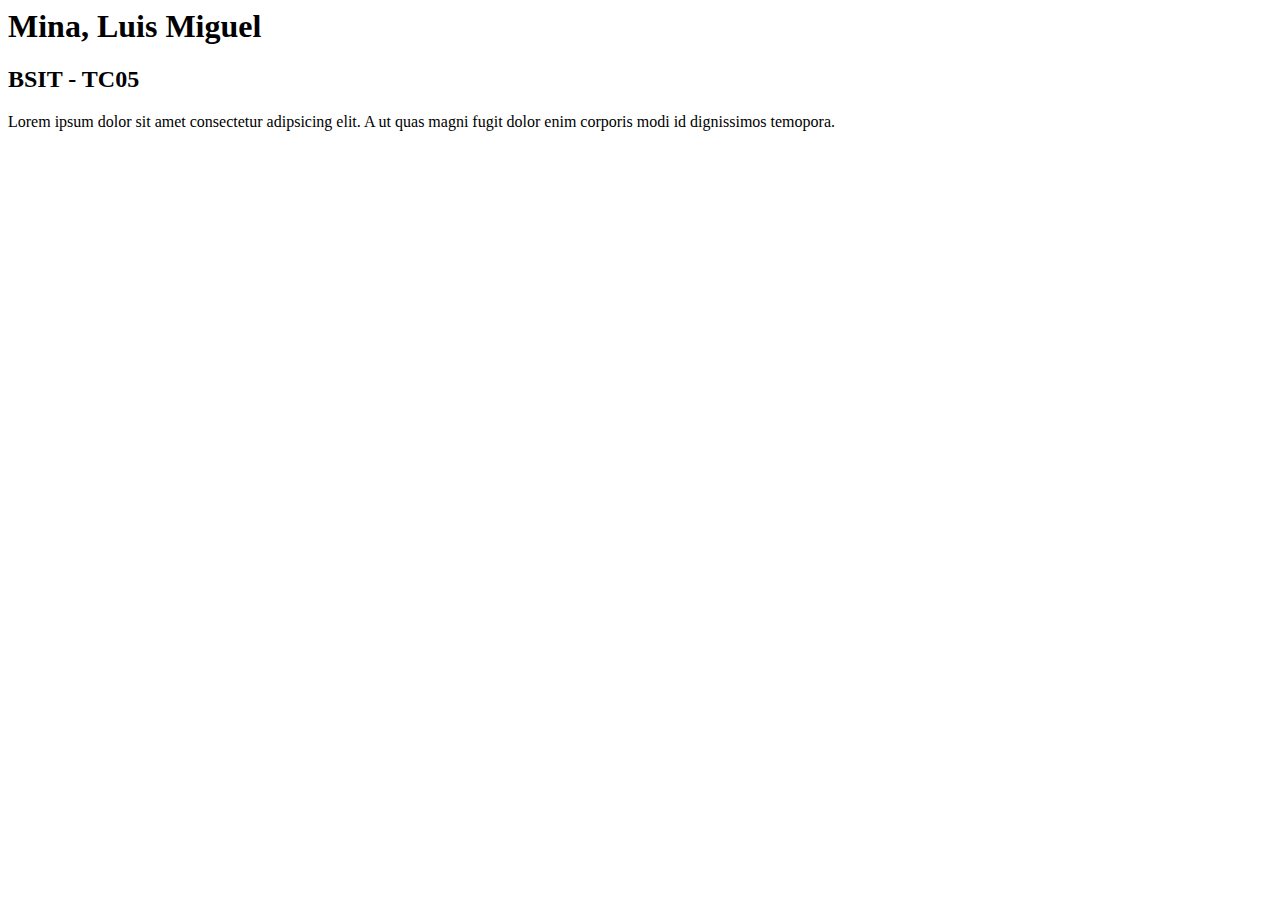
<file: index.html>
<html lang="en">
<head>
  <title>IT0043 - TC05</title>
</head>
<body>
  <h1>Mina, Luis Miguel</h1>
  <h2>BSIT - TC05</h2>
  <p>Lorem ipsum dolor sit amet consectetur
  adipsicing elit. A ut quas magni fugit
  dolor enim corporis modi id dignissimos
  temopora.</p>
</body>
</html>
</file>
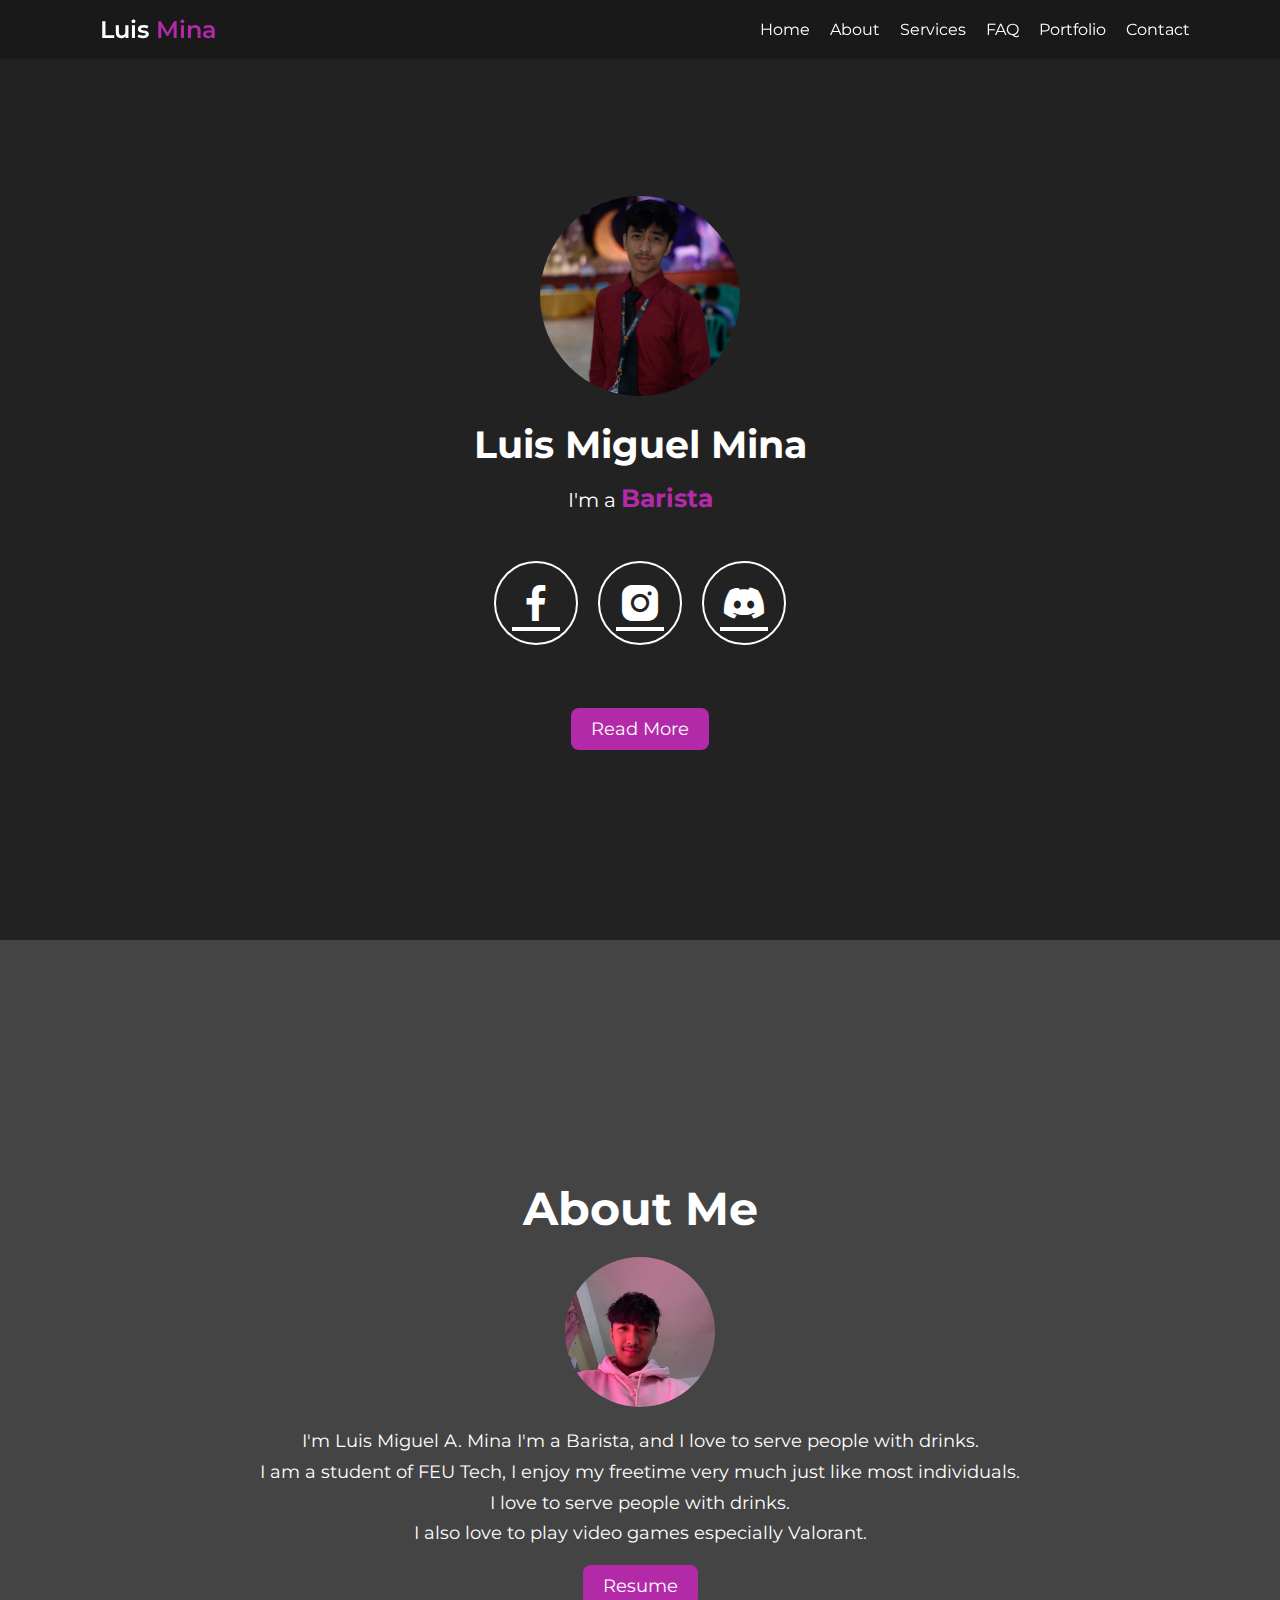
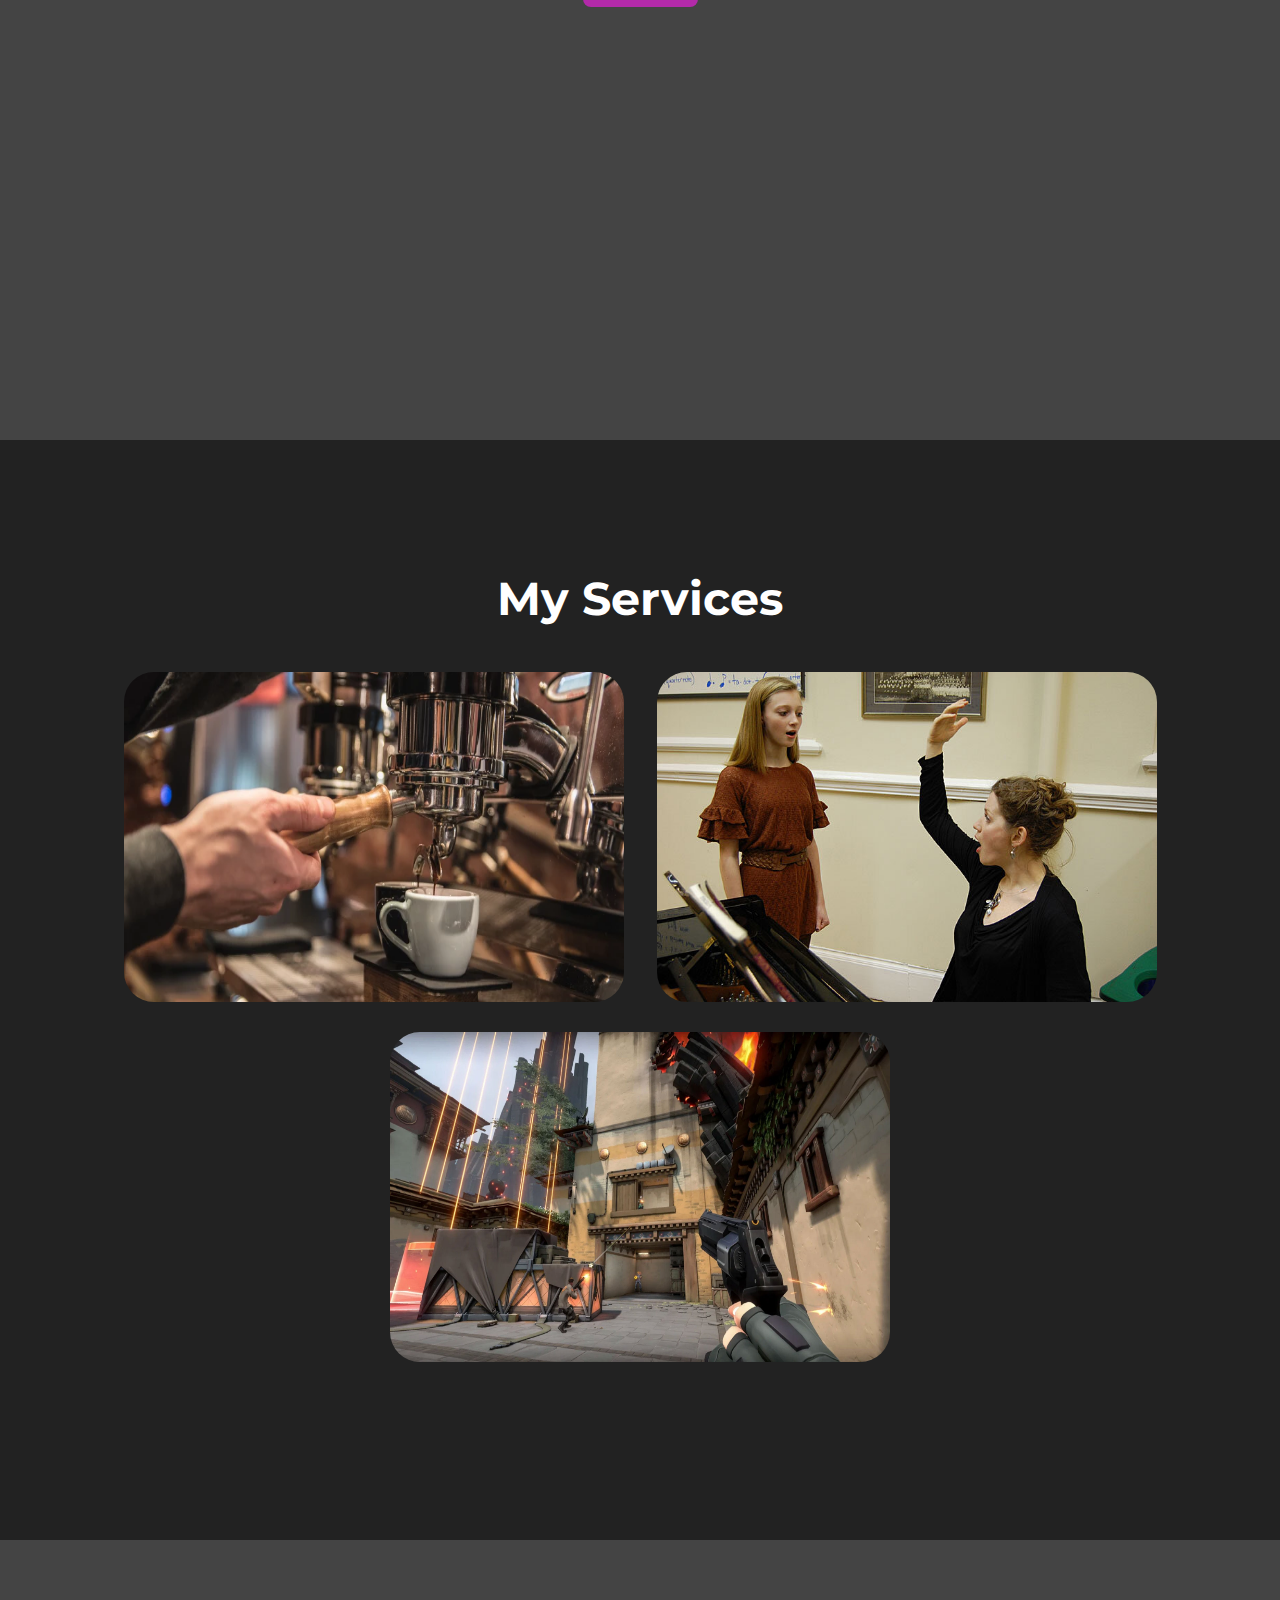
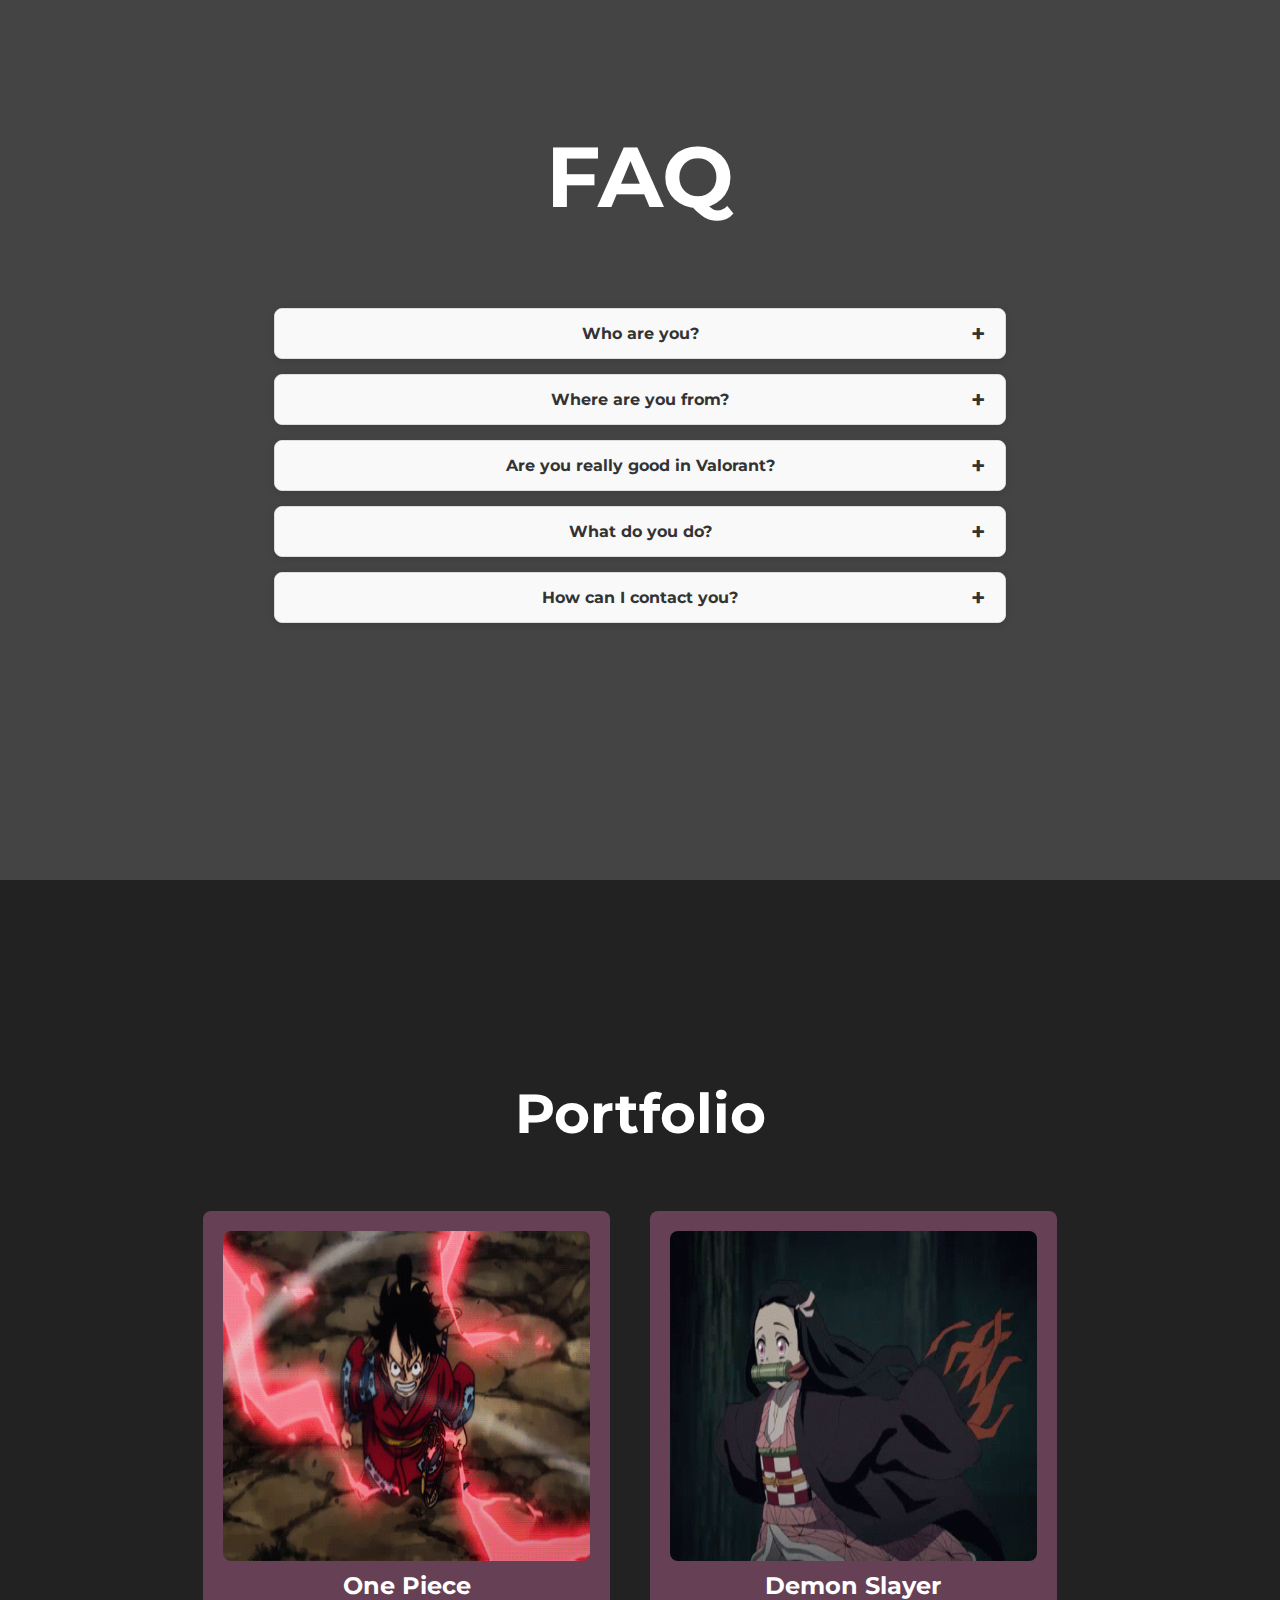
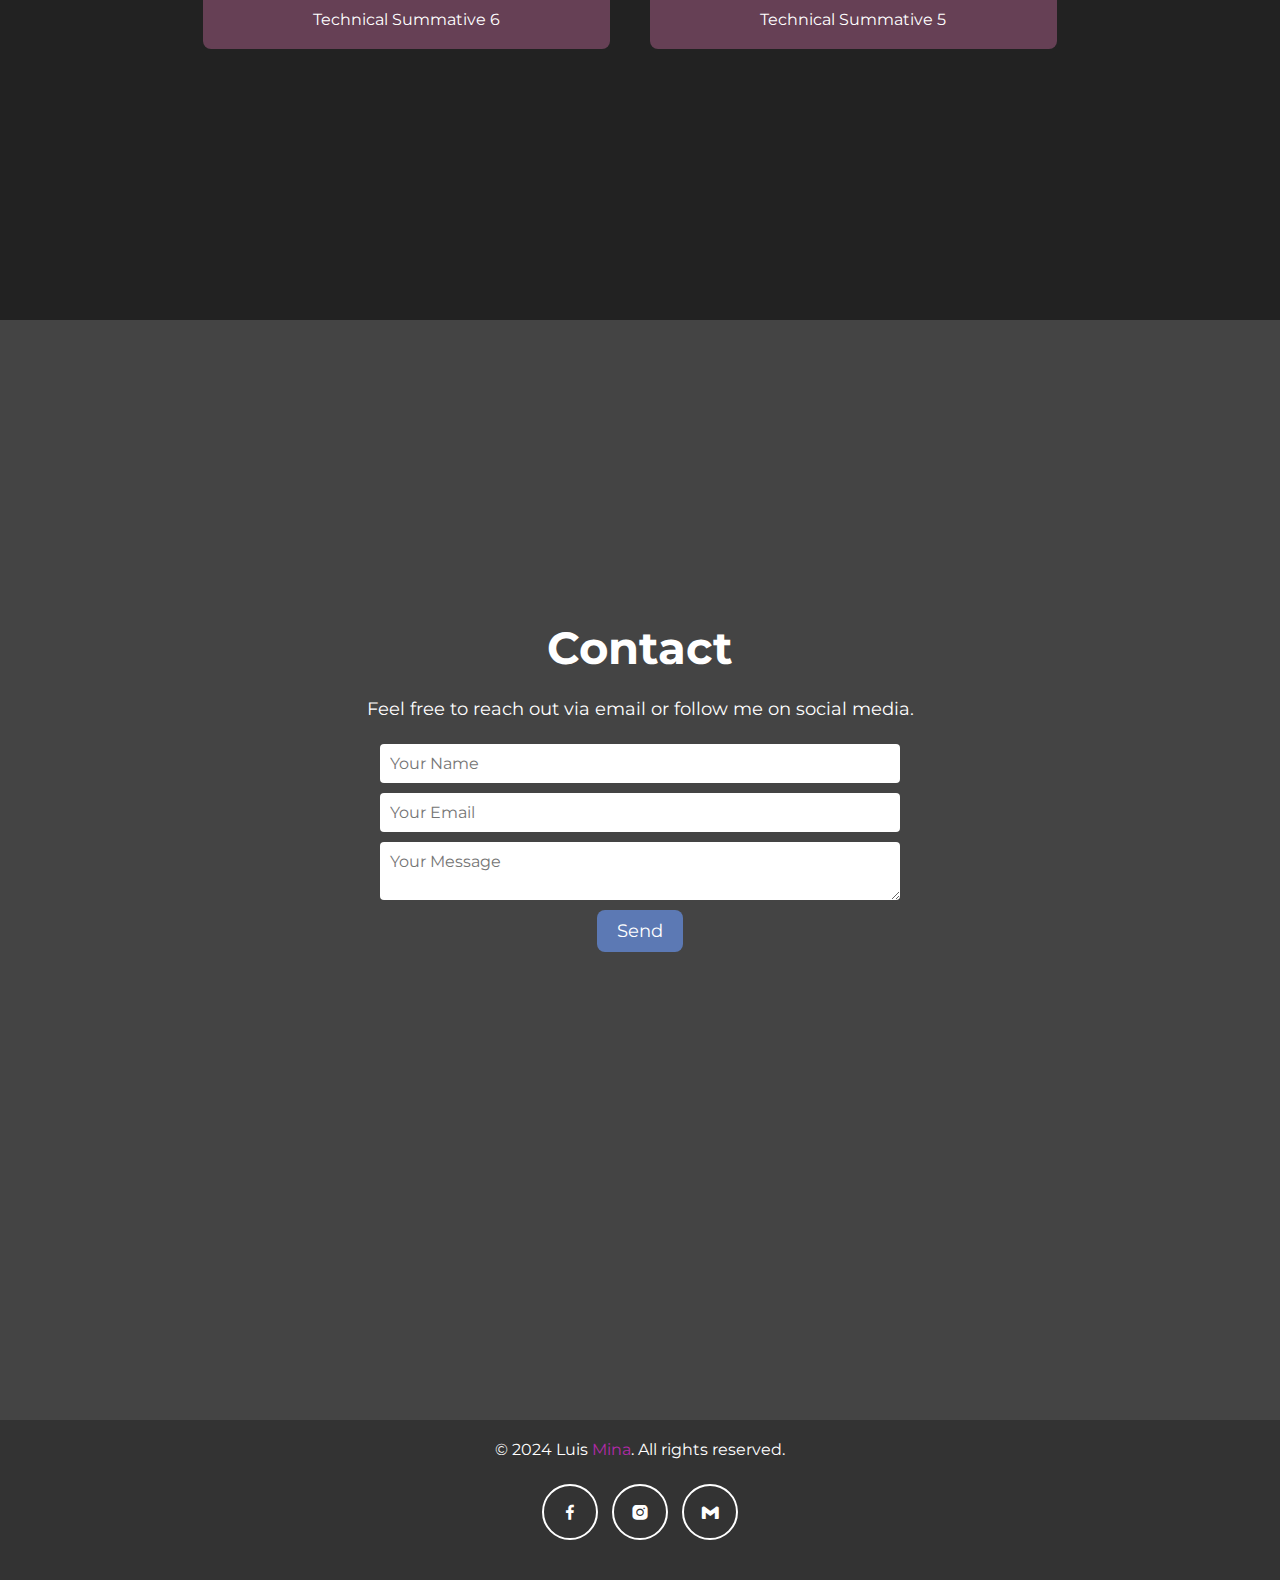
<file: finals.html>
<!DOCTYPE html>
<html lang="en">
<head>
    <meta charset="UTF-8">
    <meta name="viewport" content="width=device-width, initial-scale=1.0">
    <title>FINALS WD</title>
    <link rel="stylesheet" href="finals.css">
    <link href="https://fonts.googleapis.com/css2?family=Montserrat:wght@400;600&display=swap" rel="stylesheet">
    <link href="https://unpkg.com/boxicons@2.1.4/css/boxicons.min.css" rel="stylesheet" />
</head>
<body>
    <nav class="navbar">
        <div class="logo">
            <span class="first-name">Luis</span> 
            <span class="last-name">Mina</span>
        </div>
        <div class="menu-toggle" id="mobile-menu">
            <span class="bar"></span>
            <span class="bar"></span>
            <span class="bar"></span>
        </div>
        <ul class="nav-links">
            <li><a href="#home">Home</a></li>
            <li><a href="#about">About</a></li>
            <li><a href="#services">Services</a></li>
            <li><a href="#faq">FAQ</a></li>
            <li><a href="#portfolio">Portfolio</a></li>
            <li><a href="#contact">Contact</a></li>
        </ul>
        
        <div class="burger">
            <div class="line1"></div>
            <div class="line2"></div>
            <div class="line3"></div>
        </div>
    </nav>

    <section id="home" class="hero">
        <div class="hero-content">
            <a href="https://www.facebook.com/borguiii">
            <img src="mina.jpg" alt="minamina" class="profile-img hover-border"></a>
            <h1>Luis Miguel Mina</h1>
            <p class="profile-role" id="profile-role">I'm a <span id="role-text">Barista</span></p>
            <!-- <p> I'm a <span class="profession">Barista</span></p> -->
            <div class="social-links">
                    <div class="social-icons">
                        <a href="https://www.facebook.com/borguiii">
                            <i class="bx bxl-facebook"></i>
                        </a>
                        <a href="https://www.instagram.com/borguiii/">
                            <i class="bx bxl-instagram-alt"></i>
                        </a>
                        <a href="email-protection" class="__cf_email__">
                            <i class="bx bxl-discord-alt"></i>
                        </a>
                    </div>
                </div>
                <a href="https://docs.google.com/document/d/1-Eeq7mcZlaYl62ic054qtvn5_lo9S6-kJC-BBiAz3QQ/edit?usp=sharing" class="btn">Read More</a>
            </div>
        </div>
    </section>

    <section id="about" class="about">
        <h2>About Me</h2>
        <div class="sovial-links">
            <!-- <a href="https://tracker.gg/valorant/profile/riot/bowgah%23rae/overview"> -->
            <img src="anim.jpg" alt="luismina" class="about-img">
        </div>    </a>
        <p>I'm Luis Miguel A. Mina I'm a Barista, and I love to serve people with drinks.</p>
            <p>I am a student of FEU Tech, I enjoy my freetime very much just like most individuals.</p>
            <p>I love to serve people with drinks.</p>
        <p>I also love to play video games especially Valorant.</p>
        <a href="https://docs.google.com/document/d/1-Eeq7mcZlaYl62ic054qtvn5_lo9S6-kJC-BBiAz3QQ/edit?usp=sharing" class="btn">Resume</a>
    </section>

    <section id="services" class="services">
        <h2>My Services</h2>
        <div class="services-container">
            <div class="service-item">
                <a href="https://www.facebook.com/borguiii">
                <img src="coffee.jpg">
                <div class="content">
                <h3> Barista</h3>
                <p>I serve people caffeine drinks</p>
            </div>
        </a>
            </div>
            <div class="services-container">
                <div class="service-item">
                    <a href="https://www.facebook.com/borguiii">
                        <img src="vocal.jpg" alt="Vocal Image">
                        <div class="content">
                            <h3>Vocal Teacher</h3>
                            <p>I can teach people how to sing</p>
                        </div>
                    </a>
                </div>
            </div>
            
            </div>
            <div class="services-container">    
            <div class="service-item">
                <a href="https://tracker.gg/valorant/profile/riot/bowgah%23rae/overview">
                <img src="valorant.jpg">
                <div class="content">
                <h3>Boosting Services</h3>
                <p>I provide Boosting Services on Valorant</p>
            </div>
        </a>
            </div>
        </div>
    </section>

    <section id="faq" class="faq">
        <h2>FAQ</h2>
        <!-- <div class="faq-item">
            <h3> Who am I?</h3>
            <p> I am Luis Miguel A. Mina and I like to bond with people.</p>
            <p> I really love to play video games and play with the people around me.</p>
            <p>I love to serve people whether food or drinks.</p>
        </div>
        <div class="faq-item">
            <h3>What do I do?</h3>
            <p>I love cooking and making drinks as a hobby.</p>
            <p>Teaching is one of my passions.</p>
            <p></p>
        </div> -->
        <div class="faq-container">
            <!-- <h1 class="faq-title">FAQ</h1> -->
            <div class="faq-item">
                <div class="faq-question">Who are you?</div>
                <div class="faq-answer">I am Luis Miguel A. Mina and I am currently a student from FEU Institute of Technology. </div>
            </div>
            <div class="faq-item">
                <div class="faq-question">Where are you from?</div>
                <div class="faq-answer">I am currently living in Taytay Rizal.</div>
            </div>
            <div class="faq-item">
                <div class="faq-question">Are you really good in Valorant?</div>
                <div class="faq-answer">Yes! I previously played on a competitive scene in Valorant, I also used to coach!</div>
            </div>
            <div class="faq-item">
                <div class="faq-question">What do you do?</div>
                <div class="faq-answer">I'm currently studying Cyber Security under FEU Tech and I'm hoping to learn new hobbies again.</div>
            </div>
            <div class="faq-item">
                <div class="faq-question">How can I contact you?</div>
                <div class="faq-answer">You can contact me through the contact form or through my Social Media accounts.</div>
            </div>
        </div>
    </section>

    <section id="portfolio" class="portfolio">
        <h2>Portfolio</h2>
        <div class="portfolio-container">
            <div class="portfolio-item">
                <a href="https://borguii.github.io/IT0043TC05/tsa6.html">
                <img src="luffy.gif" alt="Portfolio 1">
                <h3>One Piece</h3>
                <p>Technical Summative 6</p>
            </div>
        </a>
            <div class="portfolio-item">
                <a href="https://borguii.github.io/IT0043TC05/Mina_tsa5.html">
                <img src="demon.gif" alt="Portfolio 2">
                <h3>Demon Slayer</h3>
                <p>Technical Summative 5</p>
            </div>
        </a>
        </div>
    </section>

    <section id="contact" class="contact">
        <h2>Contact</h2>
        <p>Feel free to reach out via email or follow me on social media.</p>
        <form class="contact-form">
            <input type="text" placeholder="Your Name">
            <input type="email" placeholder="Your Email">
            <textarea placeholder="Your Message"></textarea>
            <button type="submit" class="btn">Send</button>
        </form>
    </section>

    <footer class="footer">
        <p>&copy; 2024 Luis <span class="purple-text"> Mina</span>.   All rights reserved.</p>
        <div class="social-links">
            <div class="footer social-icons">
                <a href="https://www.facebook.com/borguiii">
                    <i class="bx bxl-facebook"></i>
                </a>
                <a href="https://www.instagram.com/borguiii/">
                    <i class="bx bxl-instagram-alt"></i>
                </a>
                <a href="email-protection" class="__cf_email__">
                    <i class="bx bxl-gmail"></i>
                </a>
            </div>
        </div>
    </footer>

    <script src="finals.js"></script>
</body>
</html>
</file>
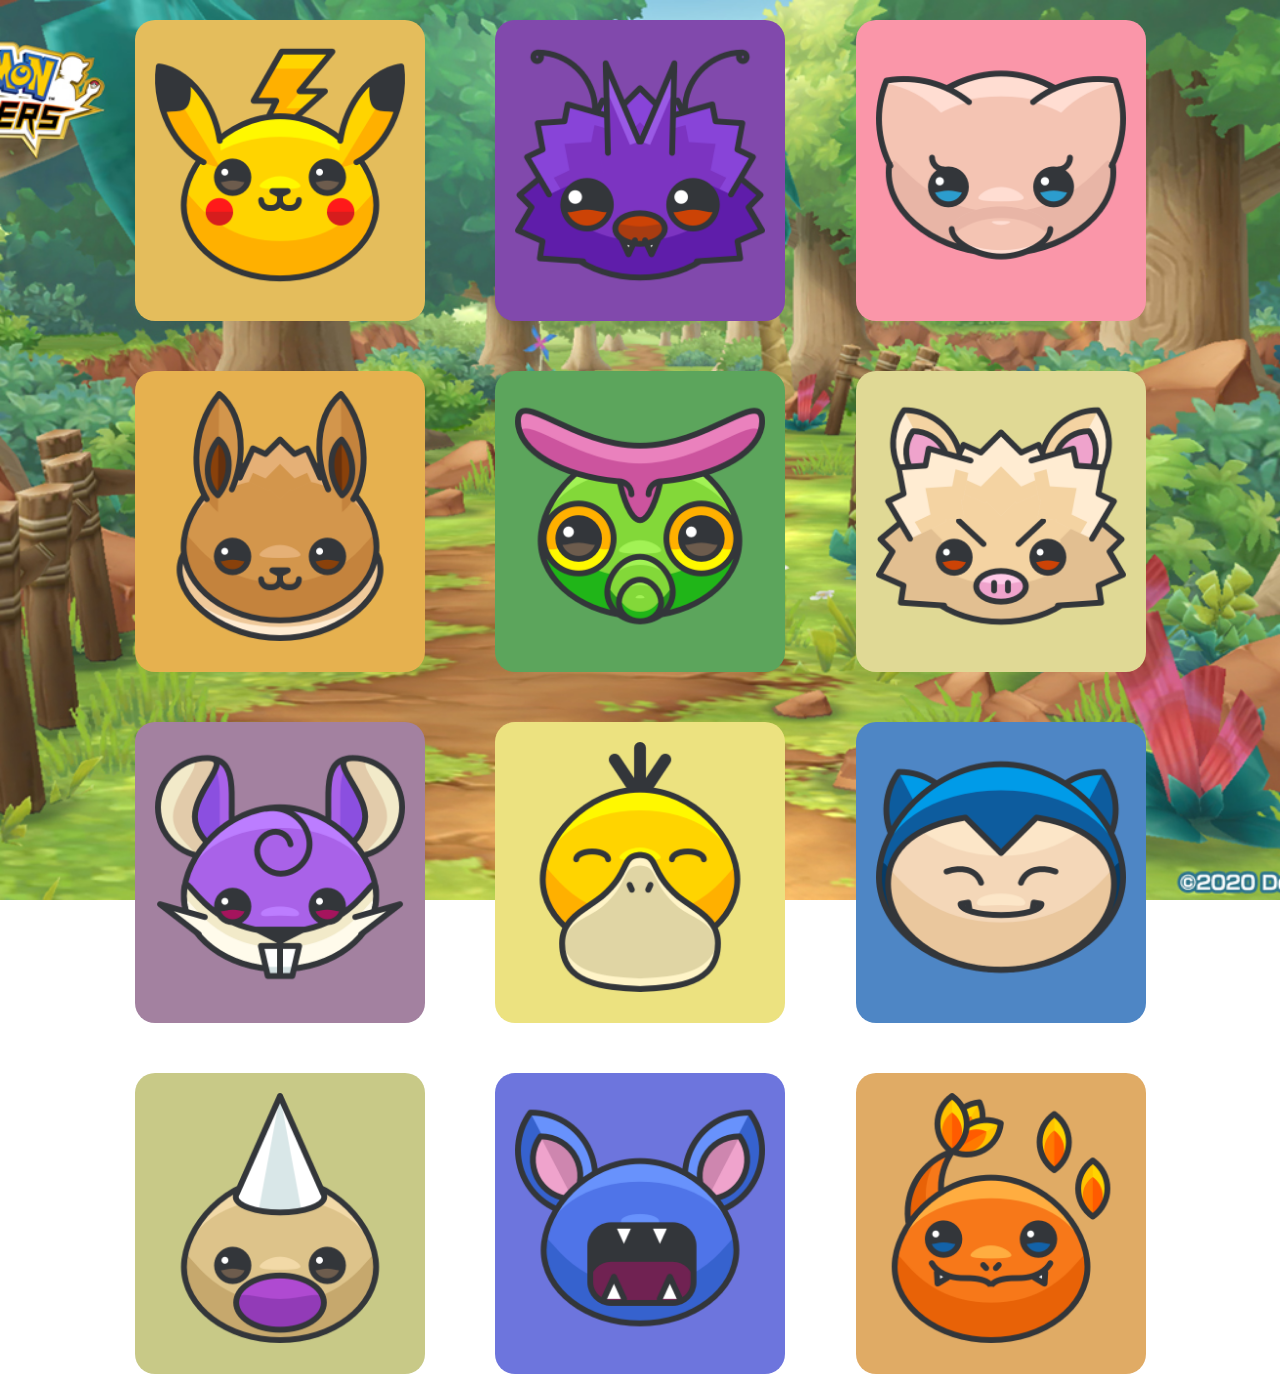
<file: Mina_mpe.html>
<!DOCTYPE html>
<html lang="en">

<head>
    <meta charset="UTF-8">
    <meta name="viewport" content="width=device-width, initial-scale=1.0">
    <title>Mina-Practical</title>
    <link rel="stylesheet" href="Mina_mpe.css">
</head>

<body class="body">

    <div class="flex-container">
        <div class="box" id="box1">
            <img src="pikachu.png">
            <p class="name">PIKACHU</p>
            <p class="typeelectric">Electric</p>
            <img src="pokeball.png" class="pokeball">
        </div>

        <div class="box" id="box2">
            <img src="venonat1.png">
            <p class="name">VENONAT</p>
            <p class="typebug">Bug</p>
            <p class="typepoison">Poison</p>
            <img src="pokeball.png" class="pokeball">
        </div>

        <div class="box" id="box3">
            <img src="mew.png">
            <p class="name">MEW</p>
            <p class="typepsychic">Psychic</p>
            <img src="pokeball.png" class="pokeball">
        </div>

        <div class="box" id="box4">
            <img src="eevee.png">
            <p class="name">EEVEE</p>
            <p class="typenormal">Normal</p>
            <img src="pokeball.png" class="pokeball">
        </div>

        <div class="box" id="box5">
            <img src="caterpie.png">
            <p class="name">CATERPIE</p>
            <p class="typebug">Bug</p>
            <img src="pokeball.png" class="pokeball">
        </div>

        <div class="box" id="box6">
            <img src="mankey.png">
            <p class="name">MANKEY</p>
            <p class="typefighting">Fighting</p>
            <img src="pokeball.png" class="pokeball">
        </div>

        <div class="box" id="box7">
            <img src="rattata.png">
            <p class="name">RATTATA</p>
            <p class="typenormal">Normal</p>
            <img src="pokeball.png" class="pokeball">
        </div>

        <div class="box" id="box8">
            <img src="psyduck.png">
            <p class="name">PSYDUCK</p>
            <p class="typewater">Water</p>
            <img src="pokeball.png" class="pokeball">
        </div>

        <div class="box" id="box9">
            <img src="snorlax.png">
            <p class="name">SNORLAX</p>
            <p class="typenormal">Normal</p>
            <img src="pokeball.png" class="pokeball">
        </div>

        <div class="box" id="box10">
            <img src="weedle.png">
            <p class="name">WEEDLE</p>
            <p class="typebug">Bug</p>
            <p class="typepoison">Poison</p>
            <img src="pokeball.png" class="pokeball">
        </div>

        <div class="box" id="box11">
            <img src="zubat.png">
            <p class="name">ZUBAT</p>
            <p class="typepoison">Poison</p>
            <p class="typeflying">Flying</p>
            <img src="pokeball.png" class="pokeball">
        </div>

        <div class="box" id="box12">
            <img src="charmander1.png">
            <p class="name">CHARMANDER</p>
            <p class="typefire">Fire</p>
            <img src="pokeball.png" class="pokeball">
        </div>
    </div>


    </div>
</body>

</html>
</file>
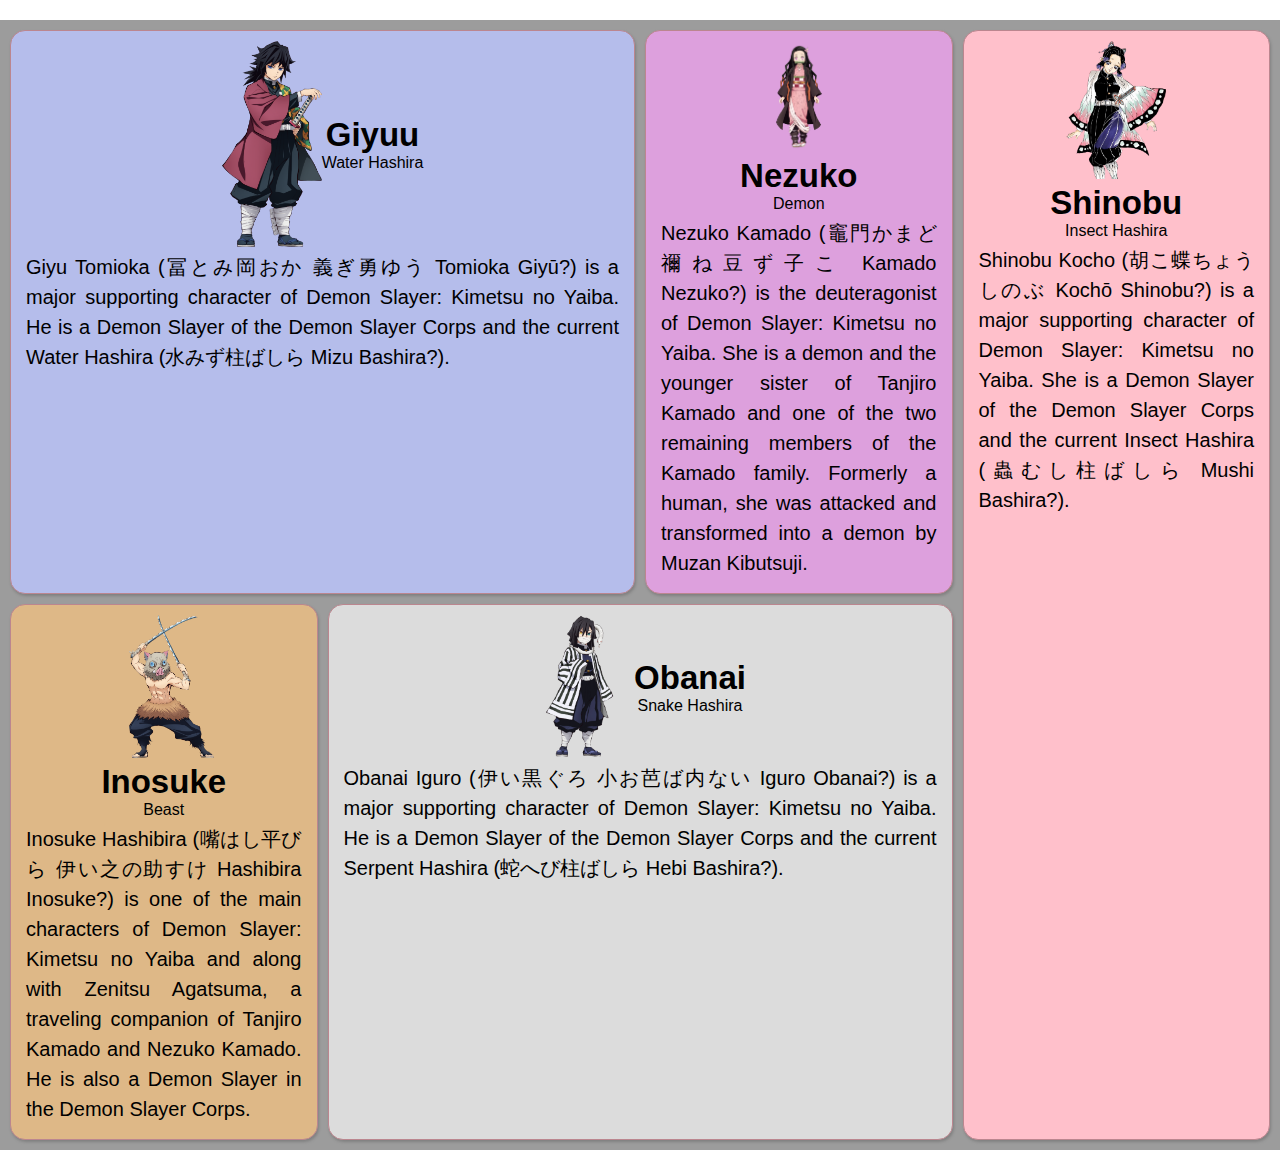
<file: Mina_tsa5.html>
<!DOCTYPE html>
<html lang="en">

<head>
    <meta charset="UTF-8">
    <meta name="viewport" content="width=device-width, initial-scale=1.0">
    <title>MinaTSA5</title>
    <link rel="stylesheet" href="Mina_tsa5.css">
</head>

<body>
    <div id="container">
        <div class="item" id="giyuu">
            <div class="details">
                <img src="Giyuu.png">
                <div class="titles">
                    <p class="name"> Giyuu </p>
                    <p class="type"> Water Hashira </p>
                </div>
            </div>
            <p class="desc"> Giyu Tomioka (冨とみ岡おか 義ぎ勇ゆう Tomioka Giyū?) is a major supporting character of Demon
                Slayer: Kimetsu no Yaiba. He is a Demon Slayer of the Demon Slayer Corps and the current Water Hashira
                (水みず柱ばしら Mizu Bashira?).
            <p>
        </div>
        <div class="item" id="nezuko">
            <div class="details">
                <img src="Nezuko.png">
                <div class="titles">
                    <p class="name"> Nezuko </p>
                    <p class="type"> Demon </p>
                </div>
            </div>
            <p class="desc"> Nezuko Kamado (竈門かまど 禰ね豆ず子こ Kamado Nezuko?) is the deuteragonist of Demon Slayer: Kimetsu
                no Yaiba. She is a demon and the younger sister of Tanjiro Kamado and one of the two remaining members
                of the Kamado family. Formerly a human, she was attacked and transformed into a demon by Muzan
                Kibutsuji.
            </p>
        </div>

        <div class="item" id="inosuke">
            <div class="details">
                <img src="Inosuke.png">
                <div class="titles">
                    <p class="name"> Inosuke </p>
                    <p class="type"> Beast </p>
                </div>
            </div>
            <p class="desc"> Inosuke Hashibira (嘴はし平びら 伊い之の助すけ Hashibira Inosuke?) is one of the main characters of
                Demon Slayer: Kimetsu no Yaiba and along with Zenitsu Agatsuma, a traveling companion of Tanjiro Kamado
                and Nezuko Kamado. He is also a Demon Slayer in the Demon Slayer Corps.</p>
        </div>
        <div class="item" id="obanai">
            <div class="details">
                <img src="Obanai.png">
                <div class="titles">
                    <p class="name"> Obanai </p>
                    <p class="type"> Snake Hashira </p>
                </div>
            </div>
            <p class="desc"> Obanai Iguro (伊い黒ぐろ 小お芭ば内ない Iguro Obanai?) is a major supporting character of Demon
                Slayer: Kimetsu no Yaiba. He is a Demon Slayer of the Demon Slayer Corps and the current Serpent Hashira
                (蛇へび柱ばしら Hebi Bashira?).</p>
        </div>
        <div class="item" id="shinobu">
            <div class="details">
                <img src="Shinobu.png">
                <div class="titles">
                    <p class="name"> Shinobu </p>
                    <p class="type"> Insect Hashira </p>
                </div>
            </div>
            <p class="desc"> Shinobu Kocho (胡こ蝶ちょう しのぶ Kochō Shinobu?) is a major supporting character of Demon
                Slayer: Kimetsu no Yaiba. She is a Demon Slayer of the Demon Slayer Corps and the current Insect Hashira
                (蟲むし柱ばしら Mushi Bashira?).</p>
        </div>
    </div>
</body>

</html>
</file>
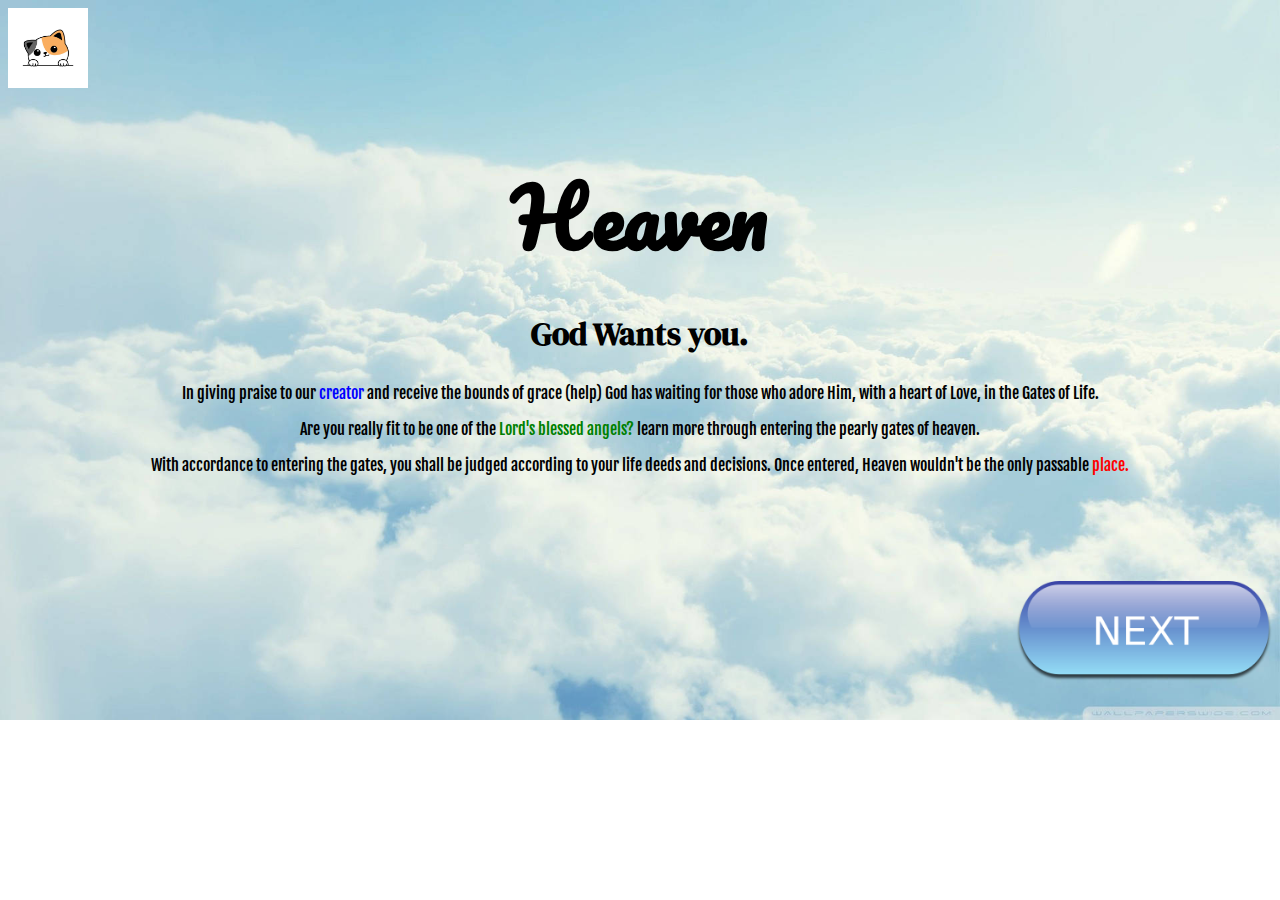
<file: MinaLuis_TSA3.html>
<!DOCTYPE html>
<html lang="en">

<head>
    <meta charset="UTF-8">
    <meta name="viewport" content="width=device-width, initial-scale=1.0">
    <title>Document</title>
    <link rel="stylesheet" href="./MinaLuis_TSA3.css">
</head>

<body>
    <div text-align: left>
        <img src="cat.jpg" class="catty">
     </div>

      

        <h1 class="langit">
            Heaven
        </h1>
        <h2 class="patid">
            God Wants you.
        </h2>
        <p>
            In giving praise to our <span style="color: blue">creator </span> and receive the bounds of grace
            (help) God has waiting for those who adore Him, with a heart of
            Love, in the Gates of Life.
        </p>
        <p>
            Are you really fit to be one of the <span style="color: green">Lord's blessed angels?</span>
            learn more through entering the pearly gates of heaven.
        </p>
        <p>
            With accordance to entering the gates, you shall be judged
            according to your life deeds and decisions. Once entered,
            Heaven wouldn't be the only passable <span style="color: red">place. </span>
        </p>
<br>
<br>
<br>
<br>
<br>
            <img class="butt" src="next.png">
</body>

</html>
</file>
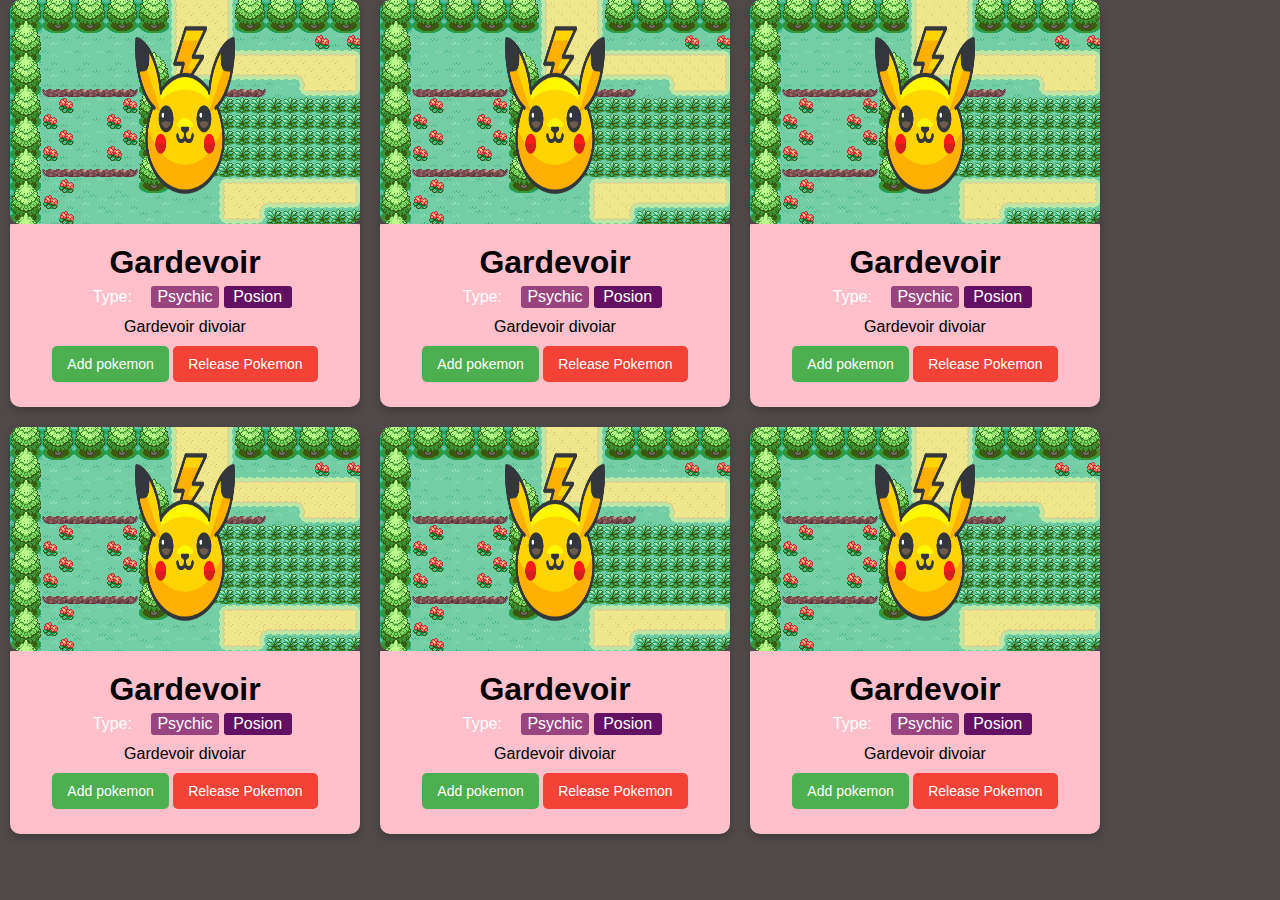
<file: Testing.html>
<!DOCTYPE html>
<html lang="en">

<head>
    <meta charset="UTF-8">
    <meta name="viewport" content="width=device-width, initial-scale=1.0">
    <title>Document</title>
    <link rel="stylesheet" href="./style.css">
</head>

<body>
    <div class="container">
        <div class="card">
            <div class="image">
                <img src="./pikachu.png">
            </div>
    
            <div class="details pink">
                <h1 class="name">Gardevoir</h1>
                <p class="type">Type:</p>
                <p class="type psychic">Psychic</p>
                <p class="type poison">Posion</p>
                <p class="desc">Gardevoir divoiar</p>
                <div class="buttons">
                    <button class="add">Add pokemon</button>
                    <button class="release">Release Pokemon</button>
                </div>
            </div>
        </div>
        <div class="card">
            <div class="image">
                <img src="./pikachu.png">
            </div>
    
            <div class="details pink">
                <h1 class="name">Gardevoir</h1>
                <p class="type">Type:</p>
                <p class="type psychic">Psychic</p>
                <p class="type poison">Posion</p>
                <p class="desc">Gardevoir divoiar</p>
                <div class="buttons">
                    <button class="add">Add pokemon</button>
                    <button class="release">Release Pokemon</button>
                </div>
            </div>
        </div>
        <div class="card">
            <div class="image">
                <img src="./pikachu.png">
            </div>
    
            <div class="details pink">
                <h1 class="name">Gardevoir</h1>
                <p class="type">Type:</p>
                <p class="type psychic">Psychic</p>
                <p class="type poison">Posion</p>
                <p class="desc">Gardevoir divoiar</p>
                <div class="buttons">
                    <button class="add">Add pokemon</button>
                    <button class="release">Release Pokemon</button>
                </div>
            </div>
        </div>
        <div class="card">
            <div class="image">
                <img src="./pikachu.png">
            </div>
    
            <div class="details pink">
                <h1 class="name">Gardevoir</h1>
                <p class="type">Type:</p>
                <p class="type psychic">Psychic</p>
                <p class="type poison">Posion</p>
                <p class="desc">Gardevoir divoiar</p>
                <div class="buttons">
                    <button class="add">Add pokemon</button>
                    <button class="release">Release Pokemon</button>
                </div>
            </div>
        </div>
        <div class="card">
            <div class="image">
                <img src="./pikachu.png">
            </div>
    
            <div class="details pink">
                <h1 class="name">Gardevoir</h1>
                <p class="type">Type:</p>
                <p class="type psychic">Psychic</p>
                <p class="type poison">Posion</p>
                <p class="desc">Gardevoir divoiar</p>
                <div class="buttons">
                    <button class="add">Add pokemon</button>
                    <button class="release">Release Pokemon</button>
                </div>
            </div>
        </div>
        <div class="card">
            <div class="image">
                <img src="./pikachu.png">
            </div>
    
            <div class="details pink">
                <h1 class="name">Gardevoir</h1>
                <p class="type">Type:</p>
                <p class="type psychic">Psychic</p>
                <p class="type poison">Posion</p>
                <p class="desc">Gardevoir divoiar</p>
                <div class="buttons">
                    <button class="add">Add pokemon</button>
                    <button class="release">Release Pokemon</button>
                </div>
            </div>
        </div>
    </div>
        
        
</body>

</html>
</file>
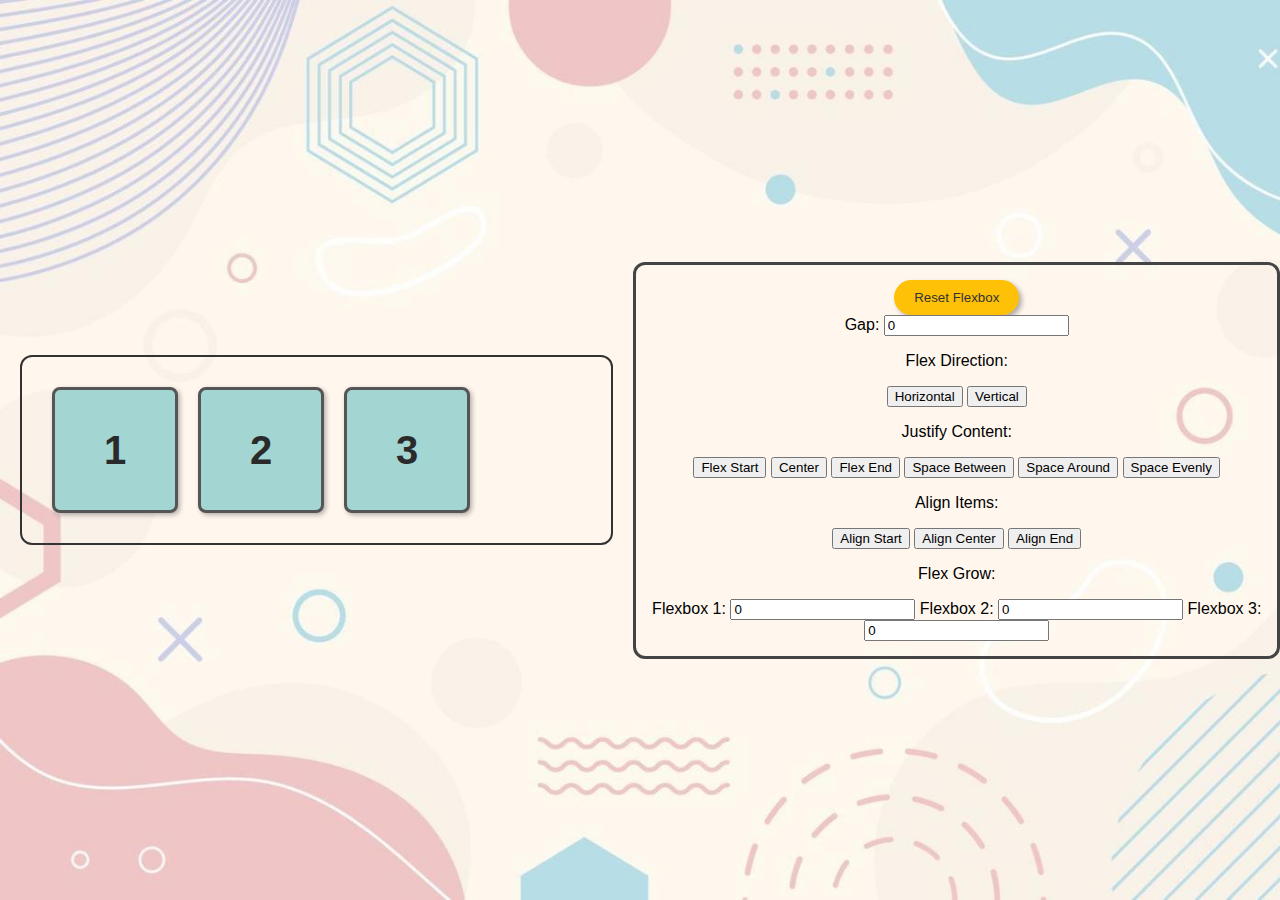
<file: tsa7.html>
<!DOCTYPE html>
<html lang="en">

<head>
    <meta charset="UTF-8">
    <meta name="viewport" content="width=device-width, initial-scale=1.0">
    <title>Flex-box Simulator</title>
    <link rel="stylesheet" href="tsa7.css">
</head>

<body>
    <div id="main-container" class="container">
        <div class="flexbox item" id="flex1">1</div>
        <div class="flexbox item" id="flex2">2</div>
        <div class="flexbox item" id="flex3">3</div>
    </div>
    <div id="controls" class="controls">
        <button id="reset" class="btn-action" onclick="resetFlexbox()">Reset Flexbox</button>
        <div class="control-group">
            <label for="gap">Gap:</label>
            <input type="number" id="gap" value="0" min="0" onchange="modifyGap()">
        </div>
        <div class="control-group">
            <p>Flex Direction:</p>
            <button onclick="setFlexDirection('row')">Horizontal</button>
            <button onclick="setFlexDirection('column')">Vertical</button>
        </div>
        <div class="control-group">
            <p>Justify Content:</p>
            <button onclick="setJustifyContent('flex-start')">Flex Start</button>
            <button onclick="setJustifyContent('center')">Center</button>
            <button onclick="setJustifyContent('flex-end')">Flex End</button>
            <button onclick="setJustifyContent('space-between')">Space Between</button>
            <button onclick="setJustifyContent('space-around')">Space Around</button>
            <button onclick="setJustifyContent('space-evenly')">Space Evenly</button>
        </div>
        <div class="control-group">
            <p>Align Items:</p>
            <button onclick="setAlignItems('flex-start')">Align Start</button>
            <button onclick="setAlignItems('center')">Align Center</button>
            <button onclick="setAlignItems('flex-end')">Align End</button>
        </div>
        <div class="control-group">
            <p>Flex Grow:</p>
            <label for="grow1">Flexbox 1:</label>
            <input type="number" id="grow1" value="0" min="0" onchange="adjustFlexGrow(1)">
            <label for="grow2">Flexbox 2:</label>
            <input type="number" id="grow2" value="0" min="0" onchange="adjustFlexGrow(2)">
            <label for="grow3">Flexbox 3:</label>
            <input type="number" id="grow3" value="0" min="0" onchange="adjustFlexGrow(3)">
        </div>
    </div>
    <script src="tsa7.js"></script>
</body>

</html>
</file>
<file: finals.css>
*{
    font-family: 'Montserrat', sans-serif;
    margin: 0;
    padding: 0;
    color: #fff;
    scroll-behavior: smooth;
}

.navbar {
    display: flex;
    justify-content: space-between;
    align-items: center;
    padding: 15px 30px;
    position: fixed;
    width: 100%;
    top: 0;
    z-index: 1000;
    margin-right: 70px;
    background-color: #1a1919;
    box-shadow: 0 2px 4px rgba(0, 0, 0, 0.1);
}

.social-icons a{
    display: inline-flex;
    justify-content: center;
    align-items: center;
    font-size: 3rem;
    padding: 1rem;
    background: transparent;
    border: 2px solid white;
    border-radius: 50%;
    color: white;
    margin: 3rem 0.5rem;
    transition: 0.3s ease;
}

.social-icons a:hover{
    color: rgb(255, 255, 255);
    background-color: rgb(69, 60, 70);
    transform: scale(1.2)translateY(-5px);
    box-shadow: 0 0 15px rgb(170, 144, 166);
}

.navbar .logo {
    font-size: 24px;
    font-weight: 600;
    margin-left: 70px;
}

.hover-border {
    position: relative;
    border: 5px solid transparent;
    transition: border-color 0.3s ease, transform 0.3s ease;
}

.hover-border:hover {
    border-color: #b32aa9;
    transform: scale(1.05)translateY(-20px);
    background-color: rgb(69, 60, 70);
    box-shadow: 0 0 10px rgb(170, 144, 166);
}

.hover-border::after {
    content: "";
    position: absolute;
    top: -5px;
    right: -5px;
    bottom: -5px;
    left: -5px;
    border: 1px solid #b32aa9;
    opacity: 0;
    transition: opacity 0.3s ease;
    
}

.hover-border:hover::after {
    opacity: 1;
}

.navbar .first-name {
    color: #fff;
    cursor: pointer;
}

.navbar .last-name {
    color: #b32aa9;
    cursor: pointer;
}

.navbar .menu-toggle {
    display: none;
    flex-direction: column;
    cursor: pointer;
}

/* .navbar .menu-toggle .bar {
    height: 3px;
    width: 25px;
    background-color: white;
    margin: 4px 0;
    transition: all 0.3s;
} */
/* .nav-active {
    display: flex;
    flex-direction: column;
    align-items: center;
    background-color: #333;
    width: 100%;
    position: absolute;
    top: 60px;
    left: 0;
} */

.nav-links {
margin-right: 70px;
padding-right: 70px;
list-style: none;
display: flex;
}

.toggle .line1 {
    transform: rotate(-45deg) translate(-5px, 6px);
}

.toggle .line2 {
    opacity: 0;
}

.toggle .line3 {
    transform: rotate(45deg) translate(-5px, -6px);
}

.navbar ul {
    list-style: none;
    display: flex;
    margin: 0;
    padding: 0;
    margin-right: 120px;
    backdrop-filter: blur(10px);
}

.navbar ul li {
    margin-left: 20px;
}

.navbar ul li a {
    color: #fff;
    text-decoration: none;
    font-size: 16px;
    transition: color 0.3s;
}

.navbar ul li a:hover {
    color: #b32aa9;
}

.burger {
    display: none;
    cursor: pointer;
    flex-direction: column;
    
}

.burger div {
    width: 25px;
    height: 3px;
    background-color: #ffffff;
    margin: 5px;
    transition: all 0.3s ease;
    margin-right: 30px;
}

.hero {
    background-color: #222;
    height: 100vh;
    display: flex;
    justify-content: center;
    align-items: center;
    text-align: center;
    padding: 20px;
}

.hero p{
    margin-top: 15px;
    font-size: 20px;
}

.hero .profession {
    font-size: 30px;
}

.hero-content {
    display: flex;
    flex-direction: column;
    align-items: center;
}

.hero .profile-img {
    width: 200px;
    height: 200px;
    border-radius: 50%;
    margin-bottom: 20px;
    cursor: pointer;
}

.hero h1 {
    font-size: 38px;
    margin: 0;
    /* margin-bottom: 5px; */
}

/* .hero .profession {
    color: #b32aa9;
    font-size: 20px;
    transform: scale(1.1);
    text-decoration: none;
    color: #b32aa9;

} */

.profile-role span {
    color: #b32aa9;
    font-size: 25px;
    font-weight: bold;
    /* text-decoration-skip-ink: value; */
}

/* .profession {
    color: #b32aa9;
} */

.hero .btn {
    background-color: #b32aa9;
    color: #fff;
    padding: 10px 20px;
    border: none;
    font-size: 18px;
    cursor: pointer;
    transition: transform 0.3s ease, background-color 0.3s ease, color 0.3s ease, text-decoration 0.3s ease;
    text-decoration: none;
    display: inline-block;
    margin-top: 15px;
    border-radius: 8px;
}

.hero .btn:hover {
    transform: scale(1.1);
    text-decoration: none;
    background-color: #fff;
    color: #b32aa9;
}

.about {
    min-height: 100vh;
    padding: 100px 30px;
    text-align: center;
    background-color: #444;
    
}

.about h2 {
    margin-top: 140px;
    font-size: 46px;
    margin-bottom: 20px;
}

.about .about-img {
    width: 150px;
    height: 150px;
    border-radius: 50%;
    margin-bottom: 20px;
    cursor: pointer;
}

.about .about-img:hover{
    transform: scale(1.05)translateY(-5px);
    border: 3px solid #b32aa9;
}

.hover-border::after {
    content: "";
    position: absolute;
    top: -5px;
    right: -5px;
    bottom: -5px;
    left: -5px;
    border: 2px solid #b32aa9;
    opacity: 0;
    transition: opacity 0.3s ease;
}

.hover-border:hover::after {
    opacity: 1;
}

.about p {
    font-size: 18px;
    line-height: 1.6;
    margin-bottom: 2px;
}

.about .btn {
    background-color: #b32aa9;
    color: #fff;
    padding: 10px 20px;
    border: none;
    font-size: 18px;
    cursor: pointer;
    transition: transform 0.3s ease, background-color 0.3s ease, color 0.3s ease, text-decoration 0.3s ease;
    text-decoration: none;
    display: inline-block;
    border-radius: 8px;
    margin-top: 15px;
}

.about .btn:hover {
    background-color: #fff;
    color: #b32aa9;
    transform: scale(1.1);
    text-decoration: none;
}

.services {
    
    min-height: 100vh;
    padding: 100px 30px;
    text-align: center;
    background-color: #222;
}

.services h2 {
    margin-top: 30px;
    font-size: 46px;
    margin-bottom: 30px;
}


.services-container {
    display: flex;
    justify-content: center;
    gap: 3px;
    flex-wrap: wrap;
    /* width: 100%; */

    display: flex;
    justify-content: center;
    align-items: center;

}

.service-item{
    border-radius: 30px;
    width: calc(33.333% - 40px);
    min-width: 250px;
    margin-bottom: 20px;
    transition: transform 0.3s;
    width: 500px;
    position: relative;
    object-fit: cover;
    margin: 15px;
}

.service-item:hover{
    transform: scale(1.1);
    transform: translateY(-15px);
    box-shadow: 0 0 25px white;
}

.service-item img:hover{
    filter: blur(1px);
    border-radius: 30px;
    width: calc(33.333% - 40px);
    min-width: 250px;
    margin-bottom: 20px;
    transition: transform 0.3s;
    width: 500px;
    position: relative;
    object-fit: cover;
    margin: 15px;
}

img{
    width: 100%;
    height: 330px;
    display: block;
    margin: auto;
    border-radius: 30px;
    cursor: pointer;
}

.content{
    width: 100%;
    height: 100%;
    top: 0;
    left: 0;
    position: absolute;
    background: rgba (0,0,0,0.6);
    display: flex;
    justify-content: center;
    align-items: center;
    flex-direction: column;
    opacity: 0;
    transition: 0.6s;
    cursor: pointer;
}

.content:hover{
    opacity: 5;
}

.content h3{
    font-size: 20px;
    color: rgb(255, 255, 255);
    margin-bottom: 15px;
}

.content p{
font-size: 13px;
color:rgb(255, 255, 255);
}

.content > *{
transform:translateY(25px);
transform: 2.6s;

}

.content:hover > *{
    transform:translateY(5px);
    
}

.service-item h3 {
    font-size: 24px;
    margin-bottom: 10px;
}

.service-item p {
    font-size: 16px;
}

.faq {
    min-height: 100vh;
    padding: 20px 30px;
    text-align: center;
    background-color: #444;
}

.faq h2 {
    font-size: 85px;
    margin-bottom: 80px;
    margin-top: 165px;

}

/* .faq-item {
    margin-bottom: 60px;
}

.faq-item h3 {
    font-size: 30px;
    margin-bottom: 10px;
}

.faq-item p {
    font-size: 16px;
} */

.faq-container {
    width: 60%;
    margin: 50px auto;
}

.faq-title {
    text-align: center;
    padding: 20px 0;
    font-size: 2em;
    border-bottom: 1px solid #ffffff;
}

.faq-item {
    background: #fff;
    border: 1px solid #ddd;
    border-radius: 8px;
    margin: 15px 0;
    box-shadow: 0 2px 8px rgba(0, 0, 0, 0.1);
    transition: transform 0.3s ease, box-shadow 0.3s ease;
}

.faq-question {
    
    padding: 15px 20px;
    cursor: pointer;
    display: flex;
    justify-content: center;
    align-items: center;
    background-color: #f9f9f9;
    border-radius: 8px;
    color: #333;
    font-weight: bold;
    position: relative;
    transition: background-color 0.3s ease, color 0.3s ease;
}

.faq-question::after {
    
    font-size: 1.5em;
    transition: transform 0.3s;
    text-align: center;

}

.faq-answer {
    padding: 15px 20px;
    display: none;
    color: #555;
    border-top: 1px solid #ddd;
    /* text-align: left; */
}

.faq-item.active .faq-answer {
    display: block;
}

.faq-item.active .faq-question::after {
    /* content: '×'; */
    transform: rotate(45deg);
}

.faq-item:hover {
    transform: translateY(-5px);
    box-shadow: 0 4px 12px rgba(0, 0, 0, 0.2);
}

.faq-question:hover {
    background-color: #ffffff;
    color: #221b3a;
}

.faq-question::after {
    /* conte*/
    content: '+';
    font-size: 1.5em;
    position: absolute;
    right: 20px;
    transition: transform 0.3s;
}

.portfolio {
    min-height: 100vh;
    padding: 70px 30px;
    text-align: center;
    background-color: #222;
}

.portfolio h2 {
    font-size: 55px;
    margin-top: 130px;
    margin-bottom: 64px;
}

.portfolio.h3 {
    text-decoration: none;
    color: inherit;

}

.portfolio a{
    text-decoration: none;
}

.portfolio-container {
    display: flex;
    justify-content: center;
    gap: 20px;
    flex-wrap: wrap;
}

.portfolio-item {
    background-color: #664055;
    padding: 20px;
    border-radius: 8px;
    width: calc(33.333% - 40px);
    min-width: 250px;
    margin-bottom: 20px;
    transition: transform 0.3s;
    color: inherit;
}

.portfolio-item:hover {
    transform: translateY(-15px);
}

.portfolio-item img {
    width: 100%;
    border-radius: 8px;
    margin-bottom: 10px;
}

.portfolio-item h3 {
    font-size: 24px;
    margin-bottom: 10px;
}

.portfolio-item p {
    font-size: 16px;
}

.contact {
    min-height: 100vh;
    padding: 100px 30px;
    text-align: center;
    background-color: #444;
}

.contact h2 {
    font-size: 45px;
    margin-bottom: 20px;
    margin-top: 200px;
}

.contact p {
    font-size: 18px;
    line-height: 1.6;
    margin-bottom: 20px;
}

.contact-form {
    display: flex;
    flex-direction: column;
    align-items: center;
}

.contact-form input, .contact-form textarea {
    width: 100%;
    max-width: 500px;
    padding: 10px;
    margin-bottom: 10px;
    font-size: 16px;
    border: none;
    border-radius: 4px;
}

.contact-form .btn {
    background-color: #5c79b4;
    color: #fff;
    padding: 10px 20px;
    border: none;
    font-size: 18px;
    cursor: pointer;
    transition: background-color 0.3s;
    border-radius: 8px;
}

.contact-form .btn:hover {
    transform: scale(1.1);
    text-decoration: none;
    background-color: #fff;
    color: #5c79b4;
}

.footer {
    background-color: #333;
    padding: 20px;
    text-align: center;
    color: #fff;
}

.purple-text {
    color: #b32aa9
}

.footer p {
    margin: 0;
}

.footer .social-icons {
    margin-top: 5px;
    margin-bottom: 0px;
}

.footer .social-icons a {
    color: #fff;
    text-decoration: none;
    margin: 0 5px;
    font-size: 20px;
    transition: color 0.3s;
}

.footer .social-icons a:hover {
    color: #33022d;
}

@media (max-width: 1024px) {
    .navbar {
        padding: 15px 20px;
    }

    .nav-links a {
        font-size: 16px;
    }
}


@media (max-width: 768px) {
    .nav-links {
        display: none;
        flex-direction: column;
        width: auto;
        background-color: #333;
        position: absolute;
        top: 60px;
        right: 0;
        box-shadow: 0 2px 4px rgba(0, 0, 0, 0.1);
    }

    .navbar .menu-toggle {
        display: flex;
    }

    .nav-links.active {
        display: flex;
        animation: fadeIn 0.5s ease-in-out;
    }

    .navbar ul {
        display: none;
    }

    .burger {
        display: flex;
        margin-right: 30px;
    }

    .services-container, .portfolio-container {
        flex-direction: column;
        align-items: center;
    }
}

@media (max-width: 480px) {

    .navbar {
        padding: 10px 15px;
    }

    .nav-links a {
        font-size: 14px;
    }

    .nav-links.active {
        display: flex;
    }

    .hero h1 {
        font-size: 36px;
    }

    .about h2, .services h2, .faq h2, .portfolio h2, .contact h2 {
        font-size: 28px;
    }

    .hero .profile-img, .about .about-img {
        width: 150px;
        height: 150px;
    }
}
</file>
<file: Mina_mpe.css>
* {
    margin: 0;
    padding: 0;
    border: 0;
    box-sizing: border-box;
    transition: all .2s ease-in-out;
    font-family: Play;
}

img {
    width: 250px;
}

.body {
    background-image: url(forest.jpg);
    background-size: cover;
    background-position: center;
    background-attachment: fixed;
    background-repeat: no-repeat;
}

.pokeball {
    display: none;
}

.name {
    display: none;
}

.flex-container {
    width: 90vw;
    padding: 0;
    margin: 20px auto;
    display: flex;
    flex-direction: row;
    justify-content: space-evenly;
    flex-wrap: wrap;
    column-gap: 0;
    row-gap: 50px;
    /* gap: 100px; */
}

.typeelectric {

    display: none;
}

.typebug {

    display: none;
}

.typepoison {

    display: none;
}

.typepsychic {

    display: none;
}

.typenormal {

    display: none;
}

.typefighting {

    display: none;
}

.typewater {

    display: none;
}

.typeflying {

    display: none;
}

.typefire {
    display: none;

}

.box {
    width: max-content;
    color: white;
    font-size: 3rem;
    padding: 20px;
    text-align: center;
    /* font-weight: 700; */
    border-radius: 20px;
}

#box1 {
    background-color: rgb(228, 189, 92);
}

#box2 {
    background-color: rgb(129, 73, 172);
}

#box3 {
    background-color: rgb(250, 150, 169);
}

#box4 {
    background-color: rgb(230, 177, 79);
}

#box5 {
    background-color: rgb(92, 165, 92);

}

#box6 {
    background-color: rgb(224, 217, 149);
}

#box7 {
    background-color: rgb(163, 129, 160);
}

#box8 {
    background-color: rgb(236, 226, 128);
}

#box9 {
    background-color: rgb(78, 134, 197);
}

#box10 {
    background-color: rgb(200, 201, 135);
}

#box11 {
    background-color: rgb(109, 117, 221);
}

#box12 {
    background-color: rgb(224, 171, 101);
}

.typeelectric {
    background-color: #e5e758;
}

.typebug {
    background-color: #59862f;
}

.typepoison {
    background-color: #6e2980;
}

.typepsychic {
    background-color: #863742ef;
}

.typenormal {
    background-color: #c7a880;
}

.typefighting {
    background-color: #8f2323;
}

.typewater {
    background-color: #3c43a8;
}

.typeflying {
    background-color: #114e94;
}

.typefire {
    background-color: #ac3c3c;
}

@media screen and (max-width: 996px) {
    .container {
        margin: 2rem auto;
        width: 100%;
        display: flex;
        gap: 10px;
        flex-flow: column;
        flex-wrap: wrap;
        justify-items: center;
    }

    img {
        max-width: 20%;
        overflow: hidden;

    }

    .box {
        display: flex;
        width: 90%;
        height: auto;
        margin: 5px;
        align-items: center;
        image-orientation: inherit;
        content: inherit;
        box-shadow: 5px 5px 3px black;
        justify-content: space-between;
    }

    .box:hover {
        background-image: url(forest.jpg);
        height: auto;
        background-position: center;
        background-repeat: no-repeat;
        background-size: cover;
    }

    .pokeball {
        display: block;
        width: 10%
    }

    .name {
        display: block;
        font-size: 100%;
        font-family: Play;
        font-weight: bold;
        color: white;
        text-shadow: 1px 1px 5px black;
    }

    .typeelectric {

        display: none;
    }

    .typebug {

        display: none;
    }

    .typepoison {

        display: none;
    }

    .typepsychic {

        display: none;
    }

    .typenormal {

        display: none;
    }

    .typefighting {

        display: none;
    }

    .typewater {

        display: none;
    }

    .typeflying {

        display: none;
    }

    .typefire {
        display: none;
    }


    @media (max-width: 484px) {
        .box {
            flex-direction: column;
            height: 300%;

        }

        .pokeball {
            display: none;
        }

        .name {
            display: flex;
            font-size: 80%;
            font-family: Play;
            font-weight: bold;
            color: rgb(255, 255, 255);
            text-shadow: 1px 1px 5px black;

        }

        img {
            overflow: hidden;
        }

        .box:hover {
            background-image: url("background.jpg") !important;
            background-position: center;
            background-size: cover;
            background-repeat: no-repeat;
            transform: translate(0px, -8px);
            transition: 0.2s;
        }

        .typeelectric {
            display: block;
            font-size: 30px;
            font-family: Play;
            font-weight: bold;
            color: rgb(255, 247, 221);
            text-shadow: 1px 1px 5px black;
            border-radius: 10px;
            margin-top: 3%;
            padding: 5px 10px;
            box-shadow: 2px 2px 3px black;
        }

        .typebug {
            display: block;
            font-size: 30px;
            font-family: Play;
            font-weight: bold;
            color: rgb(186, 238, 193);
            text-shadow: 1px 1px 5px black;
            border-radius: 10px;
            padding: 5px 10px;
            margin-top: 3%;
            margin-bottom: 3%;
            box-shadow: 2px 2px 3px black;
        }

        .typepoison {
            display: block;
            font-size: 30px;
            font-family: Play;
            font-weight: bold;
            color: rgb(245, 179, 215);
            text-shadow: 1px 1px 5px black;
            border-radius: 10px;
            padding: 5px 10px;
            margin-top: 3%;
            box-shadow: 2px 2px 3px black;
        }

        .typepsychic {
            display: block;
            font-size: 30px;
            font-family: Play;
            font-weight: bold;
            color: rgb(255, 183, 183);
            text-shadow: 1px 1px 5px black;
            border-radius: 10px;
            padding: 5px 10px;
            margin-top: 3%;
            box-shadow: 2px 2px 3px black;
        }

        .typenormal {
            display: block;
            font-size: 30px;
            font-family: Play;
            font-weight: bold;
            color: rgb(247, 216, 176);
            text-shadow: 1px 1px 5px black;
            border-radius: 10px;
            padding: 5px 10px;
            margin-top: 3%;
            box-shadow: 2px 2px 3px black;
        }

        .typefighting {
            display: block;
            font-size: 30px;
            font-family: Play;
            font-weight: bold;
            color: rgb(243, 190, 190);
            text-shadow: 1px 1px 5px black;
            border-radius: 10px;
            padding: 5px 10px;
            box-shadow: 2px 2px 3px black;
        }

        .typewater {
            display: block;
            font-size: 30px;
            font-family: Play;
            font-weight: bold;
            color: rgb(198, 184, 255);
            text-shadow: 1px 1px 5px black;
            border-radius: 10px;
            padding: 5px 10px;
            box-shadow: 2px 2px 3px black;
        }

        .typeflying {
            display: block;
            font-size: 30px;
            font-family: Play;
            font-weight: bold;
            color: rgb(191, 182, 241);
            text-shadow: 1px 1px 5px black;
            border-radius: 10px;
            padding: 5px 10px;
            margin-top: 3%;
            box-shadow: 2px 2px 3px black;
        }

        .typefire {
            display: block;
            font-size: 30px;
            font-family: Play;
            font-weight: bold;
            color: rgb(241, 199, 199);
            text-shadow: 1px 1px 5px black;
            border-radius: 10px;
            padding: 5px 10px;
            box-shadow: 2px 2px 3px black;
        }
    }
}
</file>
<file: Mina_tsa5.css>
* {
    padding: 0;
    margin: 0;
    box-sizing: border-box;
    font-family: Arial, Helvetica, sans-serif;
}

body {}



#container {
    width: 85vw auto;
    margin: 20px auto;
    background-color: rgb(156, 156, 156);
    outline: 8px solid rgb(255, 255, 255);
    display: grid;
    grid-template-columns: repeat(4, 1fr);
    grid-gap: 10px;
    padding: 10px;
}

.item {
    display: flex;
    flex-direction: column;
    border: 1px solid rgb(187, 134, 143);
    border-radius: 15px;
    box-shadow: 1px 2px 3px grey;
    color: black;
    font-size: 20px;
    font-family: Arial, Helvetica, sans-serif;
    background-color: rgb(216, 175, 218);
    cursor: pointer;
    padding: 10px;

}

.desc {
    text-align: justify;
    line-height: 1.5;
    padding: 5px;
}

#giyuu .details,
#obanai .details {
    display: flex;
    justify-content: center;
    align-items: center;

}

.name {
    font-size: 33px;
    font-weight: 600;
}

.type {
    font-size: 1rem;
}

/* .name {
    padding: 2px;
    display: flex;
    flex-direction: column;
    align-items: center;    
}

.type {
    padding: 2px;
    display: flex;
    flex-direction: column;
    align-items: center;
} */

/* .desc {
    font-size: 12px; */

img {
    width: 100px;

}

.item:hover {
    color: white;
}

.details {
    text-align: center;

}

#giyuu {
    background-color: rgb(181, 189, 235);
    grid-column-start: 1;
    grid-column-end: 3;
    grid-row-start: 1;
    grid-row-end: 2;

    /* display: inline-block; */
}

#nezuko {
    background-color: plum;
}

#inosuke {
    background-color: burlywood;
}


#obanai {
    background-color: gainsboro;
    grid-column-start: 2;
    grid-column-end: 4;
    grid-row-start: 2;
    grid-row-end: 3;
}

#shinobu {
    background-color: pink;
    grid-column-start: 4;
    grid-column-end: 5;
    grid-row-start: 1;
    grid-row-end: 3;

}

@media (max-width: 950px) {
    .container {
        grid-template-columns: 1fr 1fr;
    }

    .item {
        flex-grow: 5;
        flex-direction: column;
        /* text-align: center; */
        display: flex;
    }
        
    #giyuu {
        grid-column-start: 1;
        grid-column-end: 2;
        grid-row-start: 1;
        grid-row-end: 2;
    }

    #nezuko {
        grid-column-start: 2;
        grid-column-end: 3;
        grid-row-start: 1;
        grid-row-end: 2;
    }

    #inosuke {
        grid-column-start: 1;
        grid-column-end: 2;
        grid-row-start: 2;
        grid-row-end: 3;
    }

    #obanai {
        grid-column-start: 2;
        grid-column-end: 3;
        grid-row-start: 2;
        grid-row-start: 2;
    }

    #shinobu {
        grid-column-start: 1;
        grid-column-end: 3;
        grid-row-start: 3;
        grid-row-end: 4;
    }
}

@media (max-width: 750px) {

    #giyuu .details,
    #nezuko .details,
    #inosuke .details,
    #obanai .details,
    #shinobu .details {
        flex-direction: row;
        display: flex;
        justify-content: center;
        align-items: center;
        gap: 30px;
    }

    .container {
        grid-template-columns: 1fr;
        grid-template-rows: 1fr;
    }

    #giyuu {
        grid-column-start: 1;
        grid-column-end: 2;
        grid-row-start: 1;
        grid-row-end: 2;
    }

    #nezuko {
        grid-column-start: 1;
        grid-column-end: 2;
        grid-row-start: 2;
        grid-row-end: 3;
    }

    #inosuke {
        grid-column-start: 1;
        grid-column-end: 2;
        grid-row-start: 3;
        grid-row-end: 4;
    }

    #obanai {
        grid-column-start: 1;
        grid-column-end: 2;
        grid-row-start: 4;
        grid-row-start: 5;
    }

    #shinobu {
        grid-column-start: 1;
        grid-column-end: 2;
        grid-row-start: 5;
        grid-row-end: 6;
    }
}
</file>
<file: MinaLuis_TSA3.css>
@import url('https://fonts.googleapis.com/css2?family=Pacifico&display=swap');
@import url('https://fonts.googleapis.com/css2?family=DM+Serif+Display:ital@0;1&family=Pacifico&display=swap');
@import url('https://fonts.googleapis.com/css2?family=DM+Serif+Display:ital@0;1&family=Fjalla+One&family=Pacifico&display=swap');

.catty {
    width: 80px;
}

body {
    background-image: url('Heavenly\ Clouds.jpg');
    background-size: cover;
    background-repeat: no-repeat;
}

h1 {
    font-size: 5rem;
    text-align: center;
    font-family: Pacifico;
    margin-bottom: 2.5px;

}

h2 {

    font-size: 2rem;
    text-align: center;
    font-family: DM Serif Display;

}

p {
    font-size: 1rem;
    text-align: center;
    font-family: Fjalla One;
    font-size:
}
.butt{
    height: 100px;
    float: right;
}
</file>
<file: style.css>
*{
    padding:0px;
    margin:0px;
    border:0px;
    box-sizing: border-box;
}


body {
    font-family: Verdana, Tahoma, sans-serif;
    background-color: #504949;
    text-align: center;
    margin-left: 10px;
    margin-right: 10px;
    min-height: 100vh;

}

.container {
    gap: 20px;
    max-width: 1200px;
    display: flex;
    flex-wrap: wrap;
}

.card {
    overflow: hidden;
    border-radius: 10px;
    box-shadow: 0 4px 8px rgba(0, 0, 0, 0.2);
    width: 350px;
    

}

.image{
    background-image: url(./R.png);
    border-radius: 10px;
    padding: 20px;
    height: auto;
}

.card img {
    width: 100px;
    height: 180px;
}

.card h2 {
    margin: 10px 0;
}

.card p {
    margin: 5px 0;
}

.type {
    padding: 2px 5px;
    border-radius: 3px;
    width: 22%;
    color: #fff;
    display: inline-block;
}


.type.psychic {
    background-color: #99447f;
}

.type.poison {
    background-color: #631063;
}

.type.fire {
    background-color: #F08030;
}

.type.water {
    background-color: #6890F0;
}

button {
    margin: 5px 0;
    padding: 10px 15px;
    border: none;
    border-radius: 5px;
    cursor: pointer;
    font-size: 14px;
}

.buttons .add:hover {
    opacity: 0.3;

}

.buttons .release:hover {
    opacity: 0.3;

}


.add {
    background-color: #4CAF50;
    color: white;
}

.release {
    background-color: #f44336;
    color: white;
}

.details{
    width:100%;
    padding: 20px;
}

.details.pink{
    background-color: pink;
    border-radius: 1px;
}
</file>
<file: tsa7.css>
body {
    background: url(bgbg.jpg);
    background-size: cover;
    display: flex;
    justify-content: center;
    align-items: center;
    min-height: 100vh;
    margin: 0;
    padding: 0;
    font-family: Arial, sans-serif;
;
}

.container {
    width: 90%;
    max-width: 900px;
    margin: 20px;
    padding: 20px;
    border: 2px solid #333;
    border-radius: 12px;
    display: flex;
}

.item {
    width: 120px;
    height: 120px;
    font-size: 2.5rem;
    font-weight: 600;
    display: flex;
    align-items: center;
    justify-content: center;
    background-color: #a3d5d3;
    color: #2a2a2a;
    border: 3px solid #555;
    border-radius: 8px;
    box-shadow: 2px 2px 5px rgba(0, 0, 0, 0.3);
    margin: 10px;
}

.item:hover {
    opacity: 5;
    background-color: #a54526;
    
}

.controls {
    width: 100%;
    gap: 2px;
    margin-top: 20px;
    padding: 15px;
    border: 3px solid #444;
    border-radius: 12px;
    text-align: center;
    
}

.btn-action {
    padding: 10px 20px;
    gap: 5px;
    border: none;
    border-radius: 20px;
    background-color: #ffc107;
    color: #333;
    cursor: pointer;
    box-shadow: 3px 3px 5px rgba(0, 0, 0, 0.3);
    transition: background-color 0.3s, opacity 0.3s;
}

.btn-action:hover {
    background-color: #ff5722;
    opacity: 0.8;
}
</file>
